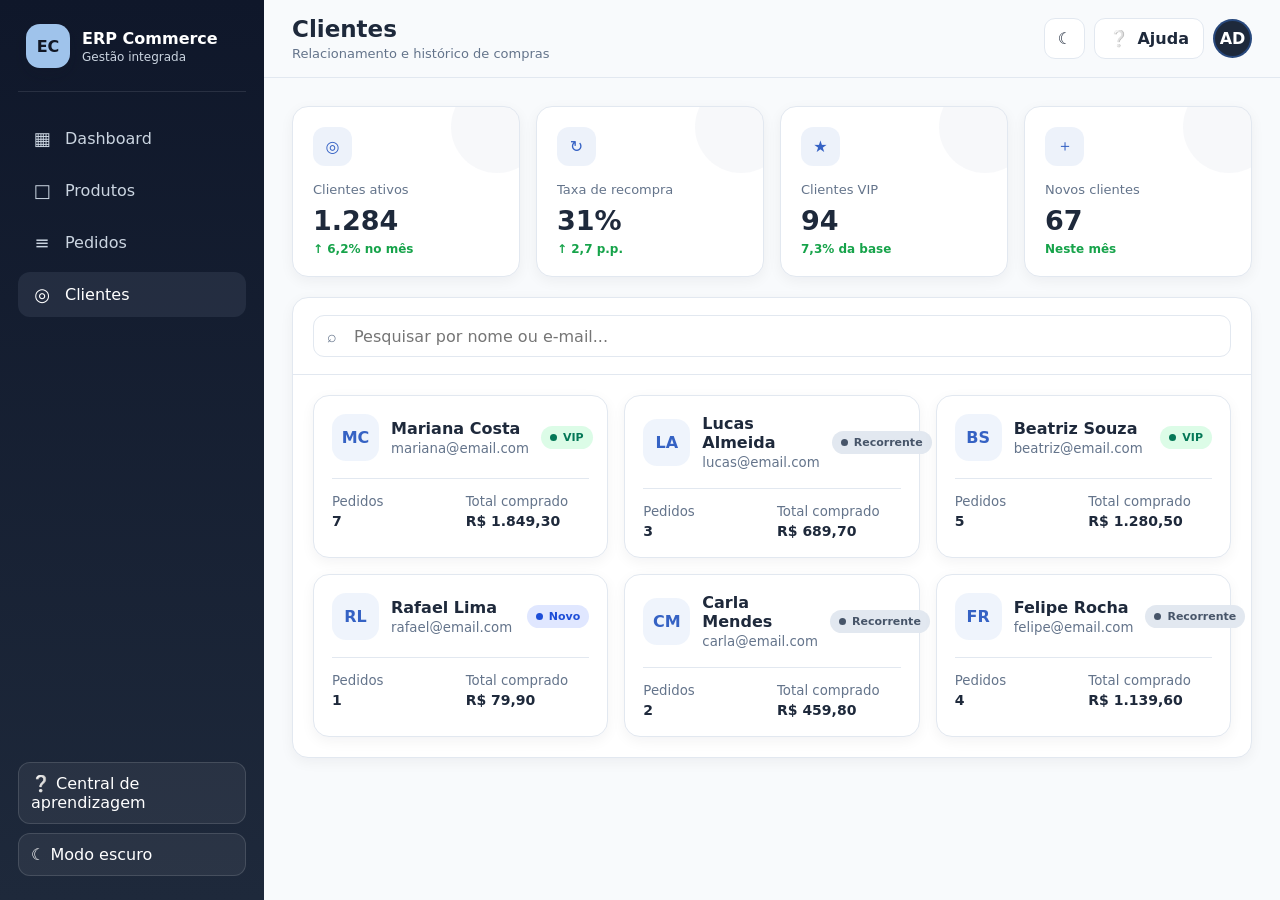
<file: app/html/clientes.html>
<!DOCTYPE html>
<html lang="pt-BR">
<head>
  <meta charset="UTF-8">
  <meta name="viewport" content="width=device-width, initial-scale=1.0">
  <title>ERP Commerce | Clientes</title>
  <script>
    document.documentElement.dataset.theme =
      localStorage.getItem("erpTheme_v2") ||
      (window.matchMedia && window.matchMedia("(prefers-color-scheme: dark)").matches ? "dark" : "light");
  </script>
  <link rel="stylesheet" href="../css/styles.css">
</head>
<body data-page="clientes">
  <div class="app-shell">
    
<aside class="sidebar">
  <div class="brand">
    <div class="brand-mark">EC</div>
    <div><strong>ERP Commerce</strong><span>Gestão integrada</span></div>
  </div>
  <nav class="nav" id="navMain">
    <a href="dashboard.html" data-page="dashboard"><span class="nav-icon">▦</span>Dashboard</a>
    <a href="produtos.html" data-page="produtos"><span class="nav-icon">□</span>Produtos</a>
    <a href="pedidos.html" data-page="pedidos"><span class="nav-icon">≡</span>Pedidos</a>
    <a href="clientes.html" data-page="clientes"><span class="nav-icon">◎</span>Clientes</a>
  </nav>
  <div class="sidebar-footer">
    <button class="sidebar-button" data-open-help>❔ Central de aprendizagem</button>
    <button class="sidebar-button" data-theme-toggle><span data-theme-icon>☾</span> <span data-theme-label>Modo escuro</span></button>
  </div>
</aside>
<div class="mobile-sidebar-backdrop"></div>

    <main class="main">
      
<header class="topbar">
  <div class="topbar-title">
    <button class="icon-button mobile-menu" data-mobile-menu aria-label="Abrir menu">☰</button>
    <div><h1>Clientes</h1><p>Relacionamento e histórico de compras</p></div>
  </div>
  <div class="topbar-actions">
    
    <button class="icon-button" data-theme-toggle aria-label="Alternar tema"><span data-theme-icon>☾</span></button>
    <button class="button button-secondary" data-open-help>❔ <span class="desktop-label">Ajuda</span></button>
    <div class="avatar" title="Administrador">AD</div>
  </div>
</header>

      <div class="content page-grid">
        <section class="kpi-grid" id="customerSummary">
          <article class="card kpi-card"><div class="kpi-icon">◎</div><div class="kpi-label">Clientes ativos</div><div class="kpi-value">1.284</div><div class="kpi-change positive">↑ 6,2% no mês</div></article>
          <article class="card kpi-card"><div class="kpi-icon">↻</div><div class="kpi-label">Taxa de recompra</div><div class="kpi-value">31%</div><div class="kpi-change positive">↑ 2,7 p.p.</div></article>
          <article class="card kpi-card"><div class="kpi-icon">★</div><div class="kpi-label">Clientes VIP</div><div class="kpi-value">94</div><div class="kpi-change positive">7,3% da base</div></article>
          <article class="card kpi-card"><div class="kpi-icon">＋</div><div class="kpi-label">Novos clientes</div><div class="kpi-value">67</div><div class="kpi-change positive">Neste mês</div></article>
        </section>

        <section class="card">
          <div class="table-tools" id="customerSearch">
            <div class="search-wrap">
              <span class="search-icon">⌕</span>
              <input class="form-control" id="customerSearchInput" placeholder="Pesquisar por nome ou e-mail...">
            </div>
          </div>
          <div class="card-body">
            <div class="customer-grid" id="customerGrid"></div>
          </div>
        </section>
      </div>
    </main>
  </div>
  

<div class="modal-backdrop" id="helpBackdrop" data-close-help></div>
<section class="modal learning-modal" id="helpModal" role="dialog" aria-modal="true" aria-labelledby="helpTitle">
  <div class="modal-header">
    <div>
      <h3 id="helpTitle">Central de aprendizagem</h3>
      <small id="helpProgressText">0 etapas concluídas</small>
    </div>
    <button class="icon-button" data-close-help aria-label="Fechar">✕</button>
  </div>
  <div class="modal-body">
    <div class="help-tabs">
      <button class="help-tab active" data-panel="lessonsPanel">Como usar</button>
      <button class="help-tab" data-panel="quizPanel">Teste de domínio</button>
    </div>

    <div class="help-panel active" id="lessonsPanel">
      <div class="learning-intro">
        <strong>Aprendizagem baseada em prática</strong>
        <p>O usuário precisa navegar pelas páginas, realizar ações reais e alcançar pelo menos 6 de 7 acertos no teste. Assim, a conclusão não depende apenas de clicar em “próximo” no tutorial.</p>
      </div>

      <div class="device-note">
        <strong>Onde o progresso fica salvo?</strong>
        <p>Ele é armazenado neste navegador. Em outro computador, navegador, perfil ou janela anônima, a trilha começa novamente porque o progresso não é sincronizado.</p>
      </div>

      <div class="guide-list">
        <details class="guide-section" open>
          <summary><span class="guide-number">1</span><span><strong>Dashboard</strong><small>Entender a situação geral da operação</small></span></summary>
          <div class="guide-content">
            <ol>
              <li>Observe os quatro indicadores: faturamento, pedidos, ticket médio e alertas de estoque.</li>
              <li>Use o gráfico de faturamento para comparar o desempenho entre os dias.</li>
              <li>Consulte o gráfico de status para identificar pedidos que precisam de atenção.</li>
              <li>Veja os pedidos recentes e acesse “Ver todos” quando precisar trabalhar na lista completa.</li>
            </ol>
            <p><strong>O usuário aprendeu quando:</strong> consegue explicar qual indicador ou gráfico deve consultar para cada decisão.</p>
          </div>
        </details>

        <details class="guide-section">
          <summary><span class="guide-number">2</span><span><strong>Produtos</strong><small>Cadastrar e controlar catálogo e estoque</small></span></summary>
          <div class="guide-content">
            <ol>
              <li>Pesquise um produto pelo nome ou pelo SKU.</li>
              <li>Use o filtro para separar itens ativos, com estoque baixo ou sem estoque.</li>
              <li>Para cadastrar, clique em “Novo produto” e informe todos os campos obrigatórios.</li>
              <li>O SKU deve ser único. O sistema impede o cadastro de códigos repetidos.</li>
              <li>Use “Editar” para corrigir nome, categoria, preço, SKU ou quantidade.</li>
              <li>Use “+10 estoque” para simular uma reposição e observe a atualização automática do status.</li>
              <li>Exclua um item somente quando tiver certeza, pois a ação remove o registro da demonstração.</li>
            </ol>
            <p><strong>Regra de estoque:</strong> 0 unidade = sem estoque; de 1 a 10 = estoque baixo; acima de 10 = ativo.</p>
          </div>
        </details>

        <details class="guide-section">
          <summary><span class="guide-number">3</span><span><strong>Pedidos</strong><small>Localizar vendas e atualizar o fluxo</small></span></summary>
          <div class="guide-content">
            <ol>
              <li>Digite o número do pedido ou o nome do cliente na pesquisa.</li>
              <li>Combine a pesquisa com o filtro de status para reduzir a lista.</li>
              <li>Confira cliente, canal, data e valor antes de alterar qualquer informação.</li>
              <li>Atualize a etapa pelo seletor da última coluna.</li>
              <li>Interprete as cores: verde para pago/enviado, amarelo para pendente, vermelho para cancelado e azul/cinza para processando.</li>
            </ol>
            <p><strong>Boa prática:</strong> antes de cancelar ou avançar um pedido, confirme o número e o cliente para evitar alterações no registro errado.</p>
          </div>
        </details>

        <details class="guide-section">
          <summary><span class="guide-number">4</span><span><strong>Clientes</strong><small>Consultar relacionamento e histórico</small></span></summary>
          <div class="guide-content">
            <ol>
              <li>Pesquise pelo nome ou e-mail.</li>
              <li>Verifique o segmento do cliente: Novo, Recorrente ou VIP.</li>
              <li>Compare quantidade de pedidos e total comprado para entender o relacionamento.</li>
              <li>Use os indicadores superiores para acompanhar clientes ativos, recompra, VIPs e novos clientes.</li>
            </ol>
            <p><strong>O usuário aprendeu quando:</strong> consegue localizar um cliente e explicar se ele é novo, recorrente ou de alto valor.</p>
          </div>
        </details>

        <details class="guide-section">
          <summary><span class="guide-number">5</span><span><strong>Tutorial, trilha e reinício</strong><small>Rever ou começar o treinamento novamente</small></span></summary>
          <div class="guide-content">
            <ol>
              <li>Use “Rever tutorial desta página” para repetir apenas as explicações da página atual.</li>
              <li>Use “Reiniciar trilha” para apagar apenas o progresso de aprendizagem.</li>
              <li>Produtos, pedidos e tema são mantidos quando apenas a trilha é reiniciada.</li>
              <li>Use “Restaurar dados de demonstração” somente para voltar todo o projeto ao estado original.</li>
            </ol>
          </div>
        </details>

        <details class="guide-section">
          <summary><span class="guide-number">6</span><span><strong>Acessibilidade com VLibras</strong><small>Traduzir textos do sistema para Libras</small></span></summary>
          <div class="guide-content">
            <ol>
              <li>Localize o botão flutuante do VLibras na lateral direita da página.</li>
              <li>Clique no botão para abrir o tradutor e carregar o avatar.</li>
              <li>Selecione ou destaque um texto da página para solicitar sua tradução para Libras.</li>
              <li>Use os controles do próprio VLibras para reproduzir, pausar ou fechar o tradutor.</li>
              <li>O recurso precisa de conexão com a internet para carregar o serviço oficial.</li>
            </ol>
            <p><strong>Importante:</strong> o VLibras é um recurso complementar de acessibilidade e não substitui textos claros, boa organização visual e navegação por teclado.</p>
          </div>
        </details>

      </div>

      <div class="learning-actions">
        <button class="button button-primary" data-start-tour>Rever tutorial desta página</button>
        <button class="button button-secondary" data-reset-training>Reiniciar trilha</button>
        <button class="button button-secondary" data-reset-demo>Restaurar dados de demonstração</button>
      </div>
    </div>

    <div class="help-panel" id="quizPanel">
      <div class="quiz-intro">
        <strong>Teste baseado em situações reais</strong>
        <p>São 7 perguntas. É necessário acertar pelo menos 6. Além do teste, a trilha exige que o usuário realize ações práticas no sistema.</p>
      </div>

      <form id="quizForm">
        <div class="quiz-question">
          <p>1. Você precisa encontrar o pedido #1045 de Rafael Lima que está pendente. Qual é a forma mais segura?</p>
          <div class="quiz-options">
            <label><input type="radio" name="q1" value="wrong"> Abrir Clientes e procurar apenas pelo total comprado.</label>
            <label><input type="radio" name="q1" value="correct"> Pesquisar #1045 ou Rafael Lima em Pedidos e aplicar o filtro Pendente.</label>
            <label><input type="radio" name="q1" value="wrong"> Alterar todos os pedidos para Processando e procurar depois.</label>
            <label><input type="radio" name="q1" value="wrong"> Usar somente o gráfico do Dashboard.</label>
          </div>
        </div>

        <div class="quiz-question">
          <p>2. Um produto possui 8 unidades. Qual status o sistema deve apresentar?</p>
          <div class="quiz-options">
            <label><input type="radio" name="q2" value="wrong"> Sem estoque.</label>
            <label><input type="radio" name="q2" value="wrong"> Ativo, sem qualquer alerta.</label>
            <label><input type="radio" name="q2" value="correct"> Estoque baixo.</label>
            <label><input type="radio" name="q2" value="wrong"> Cancelado.</label>
          </div>
        </div>

        <div class="quiz-question">
          <p>3. Ao cadastrar um novo produto, o sistema informa que o SKU já existe. O que fazer?</p>
          <div class="quiz-options">
            <label><input type="radio" name="q3" value="correct"> Conferir o catálogo e informar um SKU único.</label>
            <label><input type="radio" name="q3" value="wrong"> Repetir o mesmo SKU e alterar apenas o preço.</label>
            <label><input type="radio" name="q3" value="wrong"> Excluir qualquer produto sem verificar qual usa o código.</label>
            <label><input type="radio" name="q3" value="wrong"> Mudar o status de um pedido.</label>
          </div>
        </div>

        <div class="quiz-question">
          <p>4. Um item está com 0 unidades e você usa “+10 estoque”. Qual será o resultado esperado?</p>
          <div class="quiz-options">
            <label><input type="radio" name="q4" value="wrong"> Continuará sem estoque.</label>
            <label><input type="radio" name="q4" value="correct"> Ficará com 10 unidades e status Estoque baixo.</label>
            <label><input type="radio" name="q4" value="wrong"> Ficará com 10 unidades e status Cancelado.</label>
            <label><input type="radio" name="q4" value="wrong"> O produto será excluído automaticamente.</label>
          </div>
        </div>

        <div class="quiz-question">
          <p>5. Antes de alterar um pedido de Pendente para Pago, o que deve ser conferido?</p>
          <div class="quiz-options">
            <label><input type="radio" name="q5" value="wrong"> Apenas a cor do menu lateral.</label>
            <label><input type="radio" name="q5" value="correct"> Número do pedido, cliente e registro correto antes da alteração.</label>
            <label><input type="radio" name="q5" value="wrong"> Somente o modo claro ou escuro.</label>
            <label><input type="radio" name="q5" value="wrong"> A quantidade de clientes VIP.</label>
          </div>
        </div>

        <div class="quiz-question">
          <p>6. Você quer identificar um cliente recorrente e avaliar sua importância. Onde olhar?</p>
          <div class="quiz-options">
            <label><input type="radio" name="q6" value="correct"> Em Clientes, observando segmento, pedidos e total comprado.</label>
            <label><input type="radio" name="q6" value="wrong"> Apenas no botão Novo produto.</label>
            <label><input type="radio" name="q6" value="wrong"> Somente no filtro Cancelado.</label>
            <label><input type="radio" name="q6" value="wrong"> Na configuração do modo escuro.</label>
          </div>
        </div>

        <div class="quiz-question">
          <p>7. A trilha desapareceu porque foi concluída. Como refazer o treinamento sem apagar produtos e pedidos?</p>
          <div class="quiz-options">
            <label><input type="radio" name="q7" value="wrong"> Abrir o sistema em janela anônima e excluir os arquivos.</label>
            <label><input type="radio" name="q7" value="wrong"> Restaurar obrigatoriamente todos os dados.</label>
            <label><input type="radio" name="q7" value="correct"> Abrir Ajuda e selecionar “Reiniciar trilha”.</label>
            <label><input type="radio" name="q7" value="wrong"> Alterar um pedido para Cancelado.</label>
          </div>
        </div>
      </form>
      <button class="button button-primary" id="submitQuiz" style="margin-top:16px">Corrigir teste</button>
      <p id="quizResult"></p>
    </div>
  </div>
</section>
<div class="toast-container"></div>

  
<script src="../js/data.js"></script>
<script src="../js/theme.js"></script>
<script src="../js/app.js"></script>
<script src="../js/tutorial.js"></script>


  <!-- VLibras: tradução automática do conteúdo para Libras -->
  <div vw class="enabled">
    <div vw-access-button class="active"></div>
    <div vw-plugin-wrapper>
      <div class="vw-plugin-top-wrapper"></div>
    </div>
  </div>
  <script src="https://vlibras.gov.br/app/vlibras-plugin.js"></script>
  <script>
    new window.VLibras.Widget("https://vlibras.gov.br/app");
  </script>

</body>
</html>
</file>
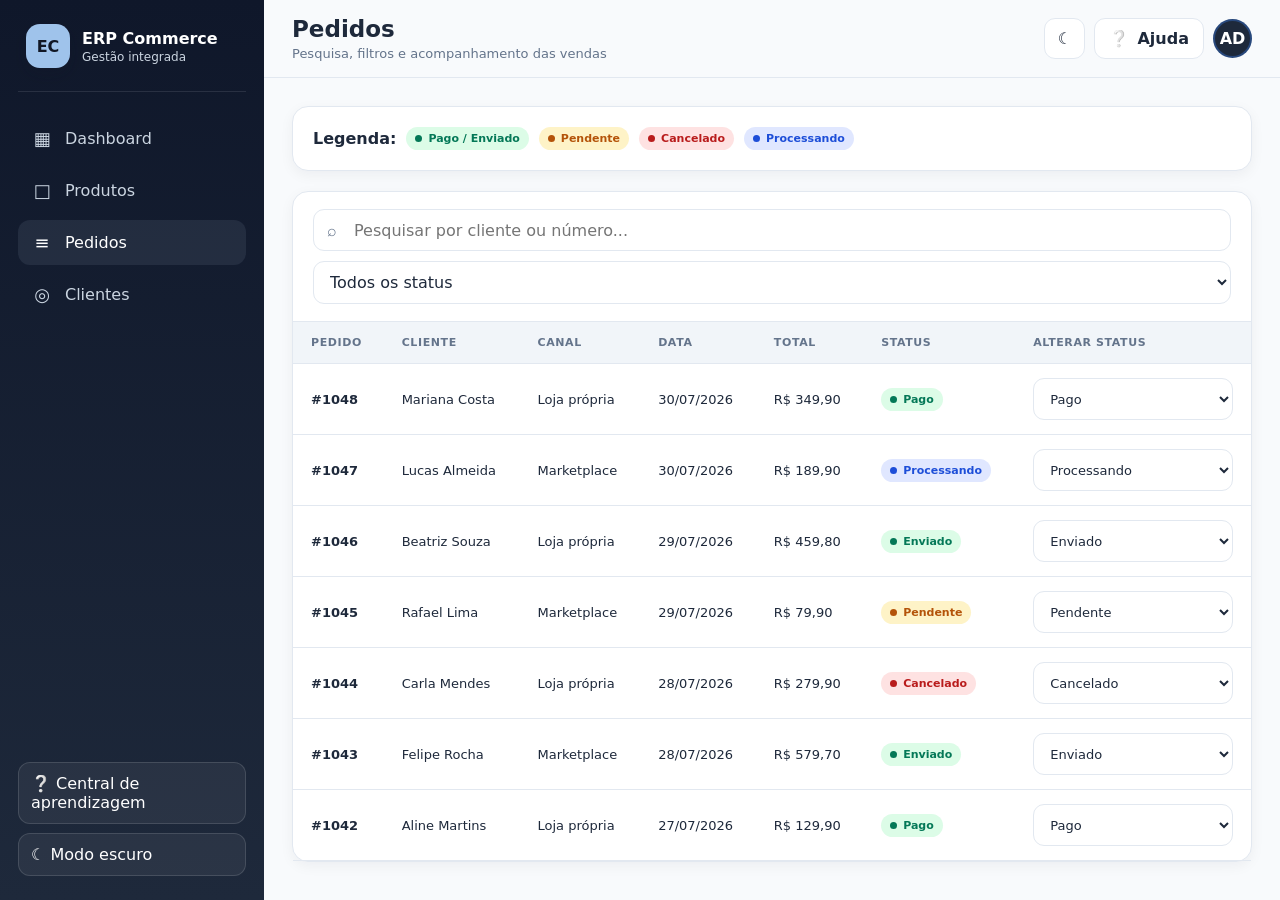
<file: app/html/pedidos.html>
<!DOCTYPE html>
<html lang="pt-BR">
<head>
  <meta charset="UTF-8">
  <meta name="viewport" content="width=device-width, initial-scale=1.0">
  <title>ERP Commerce | Pedidos</title>
  <script>
    document.documentElement.dataset.theme =
      localStorage.getItem("erpTheme_v2") ||
      (window.matchMedia && window.matchMedia("(prefers-color-scheme: dark)").matches ? "dark" : "light");
  </script>
  <link rel="stylesheet" href="../css/styles.css">
</head>
<body data-page="pedidos">
  <div class="app-shell">
    
<aside class="sidebar">
  <div class="brand">
    <div class="brand-mark">EC</div>
    <div><strong>ERP Commerce</strong><span>Gestão integrada</span></div>
  </div>
  <nav class="nav" id="navMain">
    <a href="dashboard.html" data-page="dashboard"><span class="nav-icon">▦</span>Dashboard</a>
    <a href="produtos.html" data-page="produtos"><span class="nav-icon">□</span>Produtos</a>
    <a href="pedidos.html" data-page="pedidos"><span class="nav-icon">≡</span>Pedidos</a>
    <a href="clientes.html" data-page="clientes"><span class="nav-icon">◎</span>Clientes</a>
  </nav>
  <div class="sidebar-footer">
    <button class="sidebar-button" data-open-help>❔ Central de aprendizagem</button>
    <button class="sidebar-button" data-theme-toggle><span data-theme-icon>☾</span> <span data-theme-label>Modo escuro</span></button>
  </div>
</aside>
<div class="mobile-sidebar-backdrop"></div>

    <main class="main">
      
<header class="topbar">
  <div class="topbar-title">
    <button class="icon-button mobile-menu" data-mobile-menu aria-label="Abrir menu">☰</button>
    <div><h1>Pedidos</h1><p>Pesquisa, filtros e acompanhamento das vendas</p></div>
  </div>
  <div class="topbar-actions">
    
    <button class="icon-button" data-theme-toggle aria-label="Alternar tema"><span data-theme-icon>☾</span></button>
    <button class="button button-secondary" data-open-help>❔ <span class="desktop-label">Ajuda</span></button>
    <div class="avatar" title="Administrador">AD</div>
  </div>
</header>

      <div class="content page-grid">
        <section class="card" id="statusLegend">
          <div class="card-body legend-row">
            <strong>Legenda:</strong>
            <span class="badge success">Pago / Enviado</span>
            <span class="badge warning">Pendente</span>
            <span class="badge danger">Cancelado</span>
            <span class="badge processing">Processando</span>
          </div>
        </section>

        <section class="card">
          <div class="table-tools" id="orderFilters">
            <div class="search-wrap">
              <span class="search-icon">⌕</span>
              <input class="form-control" id="orderSearch" placeholder="Pesquisar por cliente ou número...">
            </div>
            <select class="select-control" id="orderStatusFilter">
              <option value="">Todos os status</option>
              <option>Pago</option>
              <option>Pendente</option>
              <option>Cancelado</option>
              <option>Processando</option>
              <option>Enviado</option>
            </select>
          </div>
          <div class="table-wrap" id="orderTable">
            <table>
              <thead><tr><th>Pedido</th><th>Cliente</th><th>Canal</th><th>Data</th><th>Total</th><th>Status</th><th>Alterar status</th></tr></thead>
              <tbody id="orderTableBody"></tbody>
            </table>
          </div>
        </section>
      </div>
    </main>
  </div>
  

<div class="modal-backdrop" id="helpBackdrop" data-close-help></div>
<section class="modal learning-modal" id="helpModal" role="dialog" aria-modal="true" aria-labelledby="helpTitle">
  <div class="modal-header">
    <div>
      <h3 id="helpTitle">Central de aprendizagem</h3>
      <small id="helpProgressText">0 etapas concluídas</small>
    </div>
    <button class="icon-button" data-close-help aria-label="Fechar">✕</button>
  </div>
  <div class="modal-body">
    <div class="help-tabs">
      <button class="help-tab active" data-panel="lessonsPanel">Como usar</button>
      <button class="help-tab" data-panel="quizPanel">Teste de domínio</button>
    </div>

    <div class="help-panel active" id="lessonsPanel">
      <div class="learning-intro">
        <strong>Aprendizagem baseada em prática</strong>
        <p>O usuário precisa navegar pelas páginas, realizar ações reais e alcançar pelo menos 6 de 7 acertos no teste. Assim, a conclusão não depende apenas de clicar em “próximo” no tutorial.</p>
      </div>

      <div class="device-note">
        <strong>Onde o progresso fica salvo?</strong>
        <p>Ele é armazenado neste navegador. Em outro computador, navegador, perfil ou janela anônima, a trilha começa novamente porque o progresso não é sincronizado.</p>
      </div>

      <div class="guide-list">
        <details class="guide-section" open>
          <summary><span class="guide-number">1</span><span><strong>Dashboard</strong><small>Entender a situação geral da operação</small></span></summary>
          <div class="guide-content">
            <ol>
              <li>Observe os quatro indicadores: faturamento, pedidos, ticket médio e alertas de estoque.</li>
              <li>Use o gráfico de faturamento para comparar o desempenho entre os dias.</li>
              <li>Consulte o gráfico de status para identificar pedidos que precisam de atenção.</li>
              <li>Veja os pedidos recentes e acesse “Ver todos” quando precisar trabalhar na lista completa.</li>
            </ol>
            <p><strong>O usuário aprendeu quando:</strong> consegue explicar qual indicador ou gráfico deve consultar para cada decisão.</p>
          </div>
        </details>

        <details class="guide-section">
          <summary><span class="guide-number">2</span><span><strong>Produtos</strong><small>Cadastrar e controlar catálogo e estoque</small></span></summary>
          <div class="guide-content">
            <ol>
              <li>Pesquise um produto pelo nome ou pelo SKU.</li>
              <li>Use o filtro para separar itens ativos, com estoque baixo ou sem estoque.</li>
              <li>Para cadastrar, clique em “Novo produto” e informe todos os campos obrigatórios.</li>
              <li>O SKU deve ser único. O sistema impede o cadastro de códigos repetidos.</li>
              <li>Use “Editar” para corrigir nome, categoria, preço, SKU ou quantidade.</li>
              <li>Use “+10 estoque” para simular uma reposição e observe a atualização automática do status.</li>
              <li>Exclua um item somente quando tiver certeza, pois a ação remove o registro da demonstração.</li>
            </ol>
            <p><strong>Regra de estoque:</strong> 0 unidade = sem estoque; de 1 a 10 = estoque baixo; acima de 10 = ativo.</p>
          </div>
        </details>

        <details class="guide-section">
          <summary><span class="guide-number">3</span><span><strong>Pedidos</strong><small>Localizar vendas e atualizar o fluxo</small></span></summary>
          <div class="guide-content">
            <ol>
              <li>Digite o número do pedido ou o nome do cliente na pesquisa.</li>
              <li>Combine a pesquisa com o filtro de status para reduzir a lista.</li>
              <li>Confira cliente, canal, data e valor antes de alterar qualquer informação.</li>
              <li>Atualize a etapa pelo seletor da última coluna.</li>
              <li>Interprete as cores: verde para pago/enviado, amarelo para pendente, vermelho para cancelado e azul/cinza para processando.</li>
            </ol>
            <p><strong>Boa prática:</strong> antes de cancelar ou avançar um pedido, confirme o número e o cliente para evitar alterações no registro errado.</p>
          </div>
        </details>

        <details class="guide-section">
          <summary><span class="guide-number">4</span><span><strong>Clientes</strong><small>Consultar relacionamento e histórico</small></span></summary>
          <div class="guide-content">
            <ol>
              <li>Pesquise pelo nome ou e-mail.</li>
              <li>Verifique o segmento do cliente: Novo, Recorrente ou VIP.</li>
              <li>Compare quantidade de pedidos e total comprado para entender o relacionamento.</li>
              <li>Use os indicadores superiores para acompanhar clientes ativos, recompra, VIPs e novos clientes.</li>
            </ol>
            <p><strong>O usuário aprendeu quando:</strong> consegue localizar um cliente e explicar se ele é novo, recorrente ou de alto valor.</p>
          </div>
        </details>

        <details class="guide-section">
          <summary><span class="guide-number">5</span><span><strong>Tutorial, trilha e reinício</strong><small>Rever ou começar o treinamento novamente</small></span></summary>
          <div class="guide-content">
            <ol>
              <li>Use “Rever tutorial desta página” para repetir apenas as explicações da página atual.</li>
              <li>Use “Reiniciar trilha” para apagar apenas o progresso de aprendizagem.</li>
              <li>Produtos, pedidos e tema são mantidos quando apenas a trilha é reiniciada.</li>
              <li>Use “Restaurar dados de demonstração” somente para voltar todo o projeto ao estado original.</li>
            </ol>
          </div>
        </details>

        <details class="guide-section">
          <summary><span class="guide-number">6</span><span><strong>Acessibilidade com VLibras</strong><small>Traduzir textos do sistema para Libras</small></span></summary>
          <div class="guide-content">
            <ol>
              <li>Localize o botão flutuante do VLibras na lateral direita da página.</li>
              <li>Clique no botão para abrir o tradutor e carregar o avatar.</li>
              <li>Selecione ou destaque um texto da página para solicitar sua tradução para Libras.</li>
              <li>Use os controles do próprio VLibras para reproduzir, pausar ou fechar o tradutor.</li>
              <li>O recurso precisa de conexão com a internet para carregar o serviço oficial.</li>
            </ol>
            <p><strong>Importante:</strong> o VLibras é um recurso complementar de acessibilidade e não substitui textos claros, boa organização visual e navegação por teclado.</p>
          </div>
        </details>

      </div>

      <div class="learning-actions">
        <button class="button button-primary" data-start-tour>Rever tutorial desta página</button>
        <button class="button button-secondary" data-reset-training>Reiniciar trilha</button>
        <button class="button button-secondary" data-reset-demo>Restaurar dados de demonstração</button>
      </div>
    </div>

    <div class="help-panel" id="quizPanel">
      <div class="quiz-intro">
        <strong>Teste baseado em situações reais</strong>
        <p>São 7 perguntas. É necessário acertar pelo menos 6. Além do teste, a trilha exige que o usuário realize ações práticas no sistema.</p>
      </div>

      <form id="quizForm">
        <div class="quiz-question">
          <p>1. Você precisa encontrar o pedido #1045 de Rafael Lima que está pendente. Qual é a forma mais segura?</p>
          <div class="quiz-options">
            <label><input type="radio" name="q1" value="wrong"> Abrir Clientes e procurar apenas pelo total comprado.</label>
            <label><input type="radio" name="q1" value="correct"> Pesquisar #1045 ou Rafael Lima em Pedidos e aplicar o filtro Pendente.</label>
            <label><input type="radio" name="q1" value="wrong"> Alterar todos os pedidos para Processando e procurar depois.</label>
            <label><input type="radio" name="q1" value="wrong"> Usar somente o gráfico do Dashboard.</label>
          </div>
        </div>

        <div class="quiz-question">
          <p>2. Um produto possui 8 unidades. Qual status o sistema deve apresentar?</p>
          <div class="quiz-options">
            <label><input type="radio" name="q2" value="wrong"> Sem estoque.</label>
            <label><input type="radio" name="q2" value="wrong"> Ativo, sem qualquer alerta.</label>
            <label><input type="radio" name="q2" value="correct"> Estoque baixo.</label>
            <label><input type="radio" name="q2" value="wrong"> Cancelado.</label>
          </div>
        </div>

        <div class="quiz-question">
          <p>3. Ao cadastrar um novo produto, o sistema informa que o SKU já existe. O que fazer?</p>
          <div class="quiz-options">
            <label><input type="radio" name="q3" value="correct"> Conferir o catálogo e informar um SKU único.</label>
            <label><input type="radio" name="q3" value="wrong"> Repetir o mesmo SKU e alterar apenas o preço.</label>
            <label><input type="radio" name="q3" value="wrong"> Excluir qualquer produto sem verificar qual usa o código.</label>
            <label><input type="radio" name="q3" value="wrong"> Mudar o status de um pedido.</label>
          </div>
        </div>

        <div class="quiz-question">
          <p>4. Um item está com 0 unidades e você usa “+10 estoque”. Qual será o resultado esperado?</p>
          <div class="quiz-options">
            <label><input type="radio" name="q4" value="wrong"> Continuará sem estoque.</label>
            <label><input type="radio" name="q4" value="correct"> Ficará com 10 unidades e status Estoque baixo.</label>
            <label><input type="radio" name="q4" value="wrong"> Ficará com 10 unidades e status Cancelado.</label>
            <label><input type="radio" name="q4" value="wrong"> O produto será excluído automaticamente.</label>
          </div>
        </div>

        <div class="quiz-question">
          <p>5. Antes de alterar um pedido de Pendente para Pago, o que deve ser conferido?</p>
          <div class="quiz-options">
            <label><input type="radio" name="q5" value="wrong"> Apenas a cor do menu lateral.</label>
            <label><input type="radio" name="q5" value="correct"> Número do pedido, cliente e registro correto antes da alteração.</label>
            <label><input type="radio" name="q5" value="wrong"> Somente o modo claro ou escuro.</label>
            <label><input type="radio" name="q5" value="wrong"> A quantidade de clientes VIP.</label>
          </div>
        </div>

        <div class="quiz-question">
          <p>6. Você quer identificar um cliente recorrente e avaliar sua importância. Onde olhar?</p>
          <div class="quiz-options">
            <label><input type="radio" name="q6" value="correct"> Em Clientes, observando segmento, pedidos e total comprado.</label>
            <label><input type="radio" name="q6" value="wrong"> Apenas no botão Novo produto.</label>
            <label><input type="radio" name="q6" value="wrong"> Somente no filtro Cancelado.</label>
            <label><input type="radio" name="q6" value="wrong"> Na configuração do modo escuro.</label>
          </div>
        </div>

        <div class="quiz-question">
          <p>7. A trilha desapareceu porque foi concluída. Como refazer o treinamento sem apagar produtos e pedidos?</p>
          <div class="quiz-options">
            <label><input type="radio" name="q7" value="wrong"> Abrir o sistema em janela anônima e excluir os arquivos.</label>
            <label><input type="radio" name="q7" value="wrong"> Restaurar obrigatoriamente todos os dados.</label>
            <label><input type="radio" name="q7" value="correct"> Abrir Ajuda e selecionar “Reiniciar trilha”.</label>
            <label><input type="radio" name="q7" value="wrong"> Alterar um pedido para Cancelado.</label>
          </div>
        </div>
      </form>
      <button class="button button-primary" id="submitQuiz" style="margin-top:16px">Corrigir teste</button>
      <p id="quizResult"></p>
    </div>
  </div>
</section>
<div class="toast-container"></div>

  
<script src="../js/data.js"></script>
<script src="../js/theme.js"></script>
<script src="../js/app.js"></script>
<script src="../js/tutorial.js"></script>


  <!-- VLibras: tradução automática do conteúdo para Libras -->
  <div vw class="enabled">
    <div vw-access-button class="active"></div>
    <div vw-plugin-wrapper>
      <div class="vw-plugin-top-wrapper"></div>
    </div>
  </div>
  <script src="https://vlibras.gov.br/app/vlibras-plugin.js"></script>
  <script>
    new window.VLibras.Widget("https://vlibras.gov.br/app");
  </script>

</body>
</html>
</file>
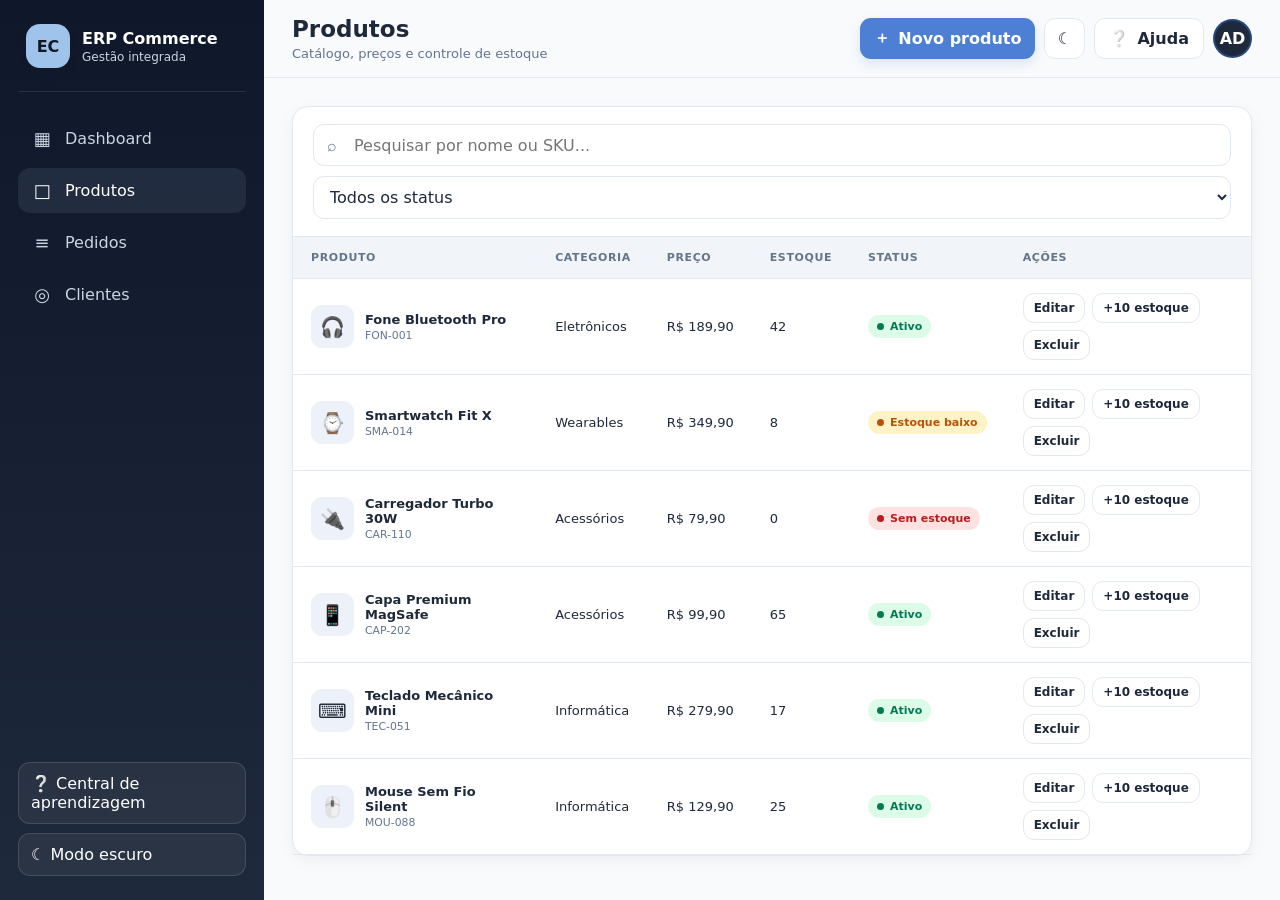
<file: app/html/produtos.html>
<!DOCTYPE html>
<html lang="pt-BR">
<head>
  <meta charset="UTF-8">
  <meta name="viewport" content="width=device-width, initial-scale=1.0">
  <title>ERP Commerce | Produtos</title>
  <script>
    document.documentElement.dataset.theme =
      localStorage.getItem("erpTheme_v2") ||
      (window.matchMedia && window.matchMedia("(prefers-color-scheme: dark)").matches ? "dark" : "light");
  </script>
  <link rel="stylesheet" href="../css/styles.css">
</head>
<body data-page="produtos">
  <div class="app-shell">
    
<aside class="sidebar">
  <div class="brand">
    <div class="brand-mark">EC</div>
    <div><strong>ERP Commerce</strong><span>Gestão integrada</span></div>
  </div>
  <nav class="nav" id="navMain">
    <a href="dashboard.html" data-page="dashboard"><span class="nav-icon">▦</span>Dashboard</a>
    <a href="produtos.html" data-page="produtos"><span class="nav-icon">□</span>Produtos</a>
    <a href="pedidos.html" data-page="pedidos"><span class="nav-icon">≡</span>Pedidos</a>
    <a href="clientes.html" data-page="clientes"><span class="nav-icon">◎</span>Clientes</a>
  </nav>
  <div class="sidebar-footer">
    <button class="sidebar-button" data-open-help>❔ Central de aprendizagem</button>
    <button class="sidebar-button" data-theme-toggle><span data-theme-icon>☾</span> <span data-theme-label>Modo escuro</span></button>
  </div>
</aside>
<div class="mobile-sidebar-backdrop"></div>

    <main class="main">
      
<header class="topbar">
  <div class="topbar-title">
    <button class="icon-button mobile-menu" data-mobile-menu aria-label="Abrir menu">☰</button>
    <div><h1>Produtos</h1><p>Catálogo, preços e controle de estoque</p></div>
  </div>
  <div class="topbar-actions">
    <button class="button button-primary" id="addProductButton">＋ <span class="desktop-label">Novo produto</span></button>
    <button class="icon-button" data-theme-toggle aria-label="Alternar tema"><span data-theme-icon>☾</span></button>
    <button class="button button-secondary" data-open-help>❔ <span class="desktop-label">Ajuda</span></button>
    <div class="avatar" title="Administrador">AD</div>
  </div>
</header>

      <div class="content">
        <section class="card">
          <div class="table-tools" id="productTools">
            <div class="search-wrap">
              <span class="search-icon">⌕</span>
              <input class="form-control" id="productSearch" placeholder="Pesquisar por nome ou SKU...">
            </div>
            <select class="select-control" id="productFilter">
              <option value="">Todos os status</option>
              <option>Ativo</option>
              <option>Estoque baixo</option>
              <option>Sem estoque</option>
            </select>
          </div>
          <div class="table-wrap" id="productTable">
            <table>
              <thead><tr><th>Produto</th><th>Categoria</th><th>Preço</th><th>Estoque</th><th>Status</th><th>Ações</th></tr></thead>
              <tbody id="productTableBody"></tbody>
            </table>
          </div>
        </section>
      </div>
    </main>
  </div>

  <div class="modal-backdrop" id="productBackdrop" data-close-product></div>
  <section class="modal" id="productModal" role="dialog" aria-modal="true" aria-labelledby="productModalTitle">
    <div class="modal-header">
      <h3 id="productModalTitle">Cadastrar produto</h3>
      <button class="icon-button" data-close-product aria-label="Fechar">✕</button>
    </div>
    <form id="productForm">
      <input type="hidden" id="productId" name="id">
      <div class="modal-body">
        <div class="form-grid">
          <div class="form-group full"><label>Nome do produto</label><input class="form-control" name="name" required placeholder="Ex.: Mouse sem fio"></div>
          <div class="form-group"><label>SKU</label><input class="form-control" name="sku" required placeholder="MOU-001"></div>
          <div class="form-group"><label>Categoria</label><select class="form-control" name="category" required><option>Eletrônicos</option><option>Acessórios</option><option>Informática</option><option>Wearables</option></select></div>
          <div class="form-group"><label>Preço</label><input class="form-control" name="price" type="number" step="0.01" min="0" required></div>
          <div class="form-group"><label>Estoque</label><input class="form-control" name="stock" type="number" min="0" required></div>
        </div>
      </div>
      <div class="modal-footer">
        <button type="button" class="button button-secondary" data-close-product>Cancelar</button>
        <button type="submit" class="button button-primary">Salvar</button>
      </div>
    </form>
  </section>

  

<div class="modal-backdrop" id="helpBackdrop" data-close-help></div>
<section class="modal learning-modal" id="helpModal" role="dialog" aria-modal="true" aria-labelledby="helpTitle">
  <div class="modal-header">
    <div>
      <h3 id="helpTitle">Central de aprendizagem</h3>
      <small id="helpProgressText">0 etapas concluídas</small>
    </div>
    <button class="icon-button" data-close-help aria-label="Fechar">✕</button>
  </div>
  <div class="modal-body">
    <div class="help-tabs">
      <button class="help-tab active" data-panel="lessonsPanel">Como usar</button>
      <button class="help-tab" data-panel="quizPanel">Teste de domínio</button>
    </div>

    <div class="help-panel active" id="lessonsPanel">
      <div class="learning-intro">
        <strong>Aprendizagem baseada em prática</strong>
        <p>O usuário precisa navegar pelas páginas, realizar ações reais e alcançar pelo menos 6 de 7 acertos no teste. Assim, a conclusão não depende apenas de clicar em “próximo” no tutorial.</p>
      </div>

      <div class="device-note">
        <strong>Onde o progresso fica salvo?</strong>
        <p>Ele é armazenado neste navegador. Em outro computador, navegador, perfil ou janela anônima, a trilha começa novamente porque o progresso não é sincronizado.</p>
      </div>

      <div class="guide-list">
        <details class="guide-section" open>
          <summary><span class="guide-number">1</span><span><strong>Dashboard</strong><small>Entender a situação geral da operação</small></span></summary>
          <div class="guide-content">
            <ol>
              <li>Observe os quatro indicadores: faturamento, pedidos, ticket médio e alertas de estoque.</li>
              <li>Use o gráfico de faturamento para comparar o desempenho entre os dias.</li>
              <li>Consulte o gráfico de status para identificar pedidos que precisam de atenção.</li>
              <li>Veja os pedidos recentes e acesse “Ver todos” quando precisar trabalhar na lista completa.</li>
            </ol>
            <p><strong>O usuário aprendeu quando:</strong> consegue explicar qual indicador ou gráfico deve consultar para cada decisão.</p>
          </div>
        </details>

        <details class="guide-section">
          <summary><span class="guide-number">2</span><span><strong>Produtos</strong><small>Cadastrar e controlar catálogo e estoque</small></span></summary>
          <div class="guide-content">
            <ol>
              <li>Pesquise um produto pelo nome ou pelo SKU.</li>
              <li>Use o filtro para separar itens ativos, com estoque baixo ou sem estoque.</li>
              <li>Para cadastrar, clique em “Novo produto” e informe todos os campos obrigatórios.</li>
              <li>O SKU deve ser único. O sistema impede o cadastro de códigos repetidos.</li>
              <li>Use “Editar” para corrigir nome, categoria, preço, SKU ou quantidade.</li>
              <li>Use “+10 estoque” para simular uma reposição e observe a atualização automática do status.</li>
              <li>Exclua um item somente quando tiver certeza, pois a ação remove o registro da demonstração.</li>
            </ol>
            <p><strong>Regra de estoque:</strong> 0 unidade = sem estoque; de 1 a 10 = estoque baixo; acima de 10 = ativo.</p>
          </div>
        </details>

        <details class="guide-section">
          <summary><span class="guide-number">3</span><span><strong>Pedidos</strong><small>Localizar vendas e atualizar o fluxo</small></span></summary>
          <div class="guide-content">
            <ol>
              <li>Digite o número do pedido ou o nome do cliente na pesquisa.</li>
              <li>Combine a pesquisa com o filtro de status para reduzir a lista.</li>
              <li>Confira cliente, canal, data e valor antes de alterar qualquer informação.</li>
              <li>Atualize a etapa pelo seletor da última coluna.</li>
              <li>Interprete as cores: verde para pago/enviado, amarelo para pendente, vermelho para cancelado e azul/cinza para processando.</li>
            </ol>
            <p><strong>Boa prática:</strong> antes de cancelar ou avançar um pedido, confirme o número e o cliente para evitar alterações no registro errado.</p>
          </div>
        </details>

        <details class="guide-section">
          <summary><span class="guide-number">4</span><span><strong>Clientes</strong><small>Consultar relacionamento e histórico</small></span></summary>
          <div class="guide-content">
            <ol>
              <li>Pesquise pelo nome ou e-mail.</li>
              <li>Verifique o segmento do cliente: Novo, Recorrente ou VIP.</li>
              <li>Compare quantidade de pedidos e total comprado para entender o relacionamento.</li>
              <li>Use os indicadores superiores para acompanhar clientes ativos, recompra, VIPs e novos clientes.</li>
            </ol>
            <p><strong>O usuário aprendeu quando:</strong> consegue localizar um cliente e explicar se ele é novo, recorrente ou de alto valor.</p>
          </div>
        </details>

        <details class="guide-section">
          <summary><span class="guide-number">5</span><span><strong>Tutorial, trilha e reinício</strong><small>Rever ou começar o treinamento novamente</small></span></summary>
          <div class="guide-content">
            <ol>
              <li>Use “Rever tutorial desta página” para repetir apenas as explicações da página atual.</li>
              <li>Use “Reiniciar trilha” para apagar apenas o progresso de aprendizagem.</li>
              <li>Produtos, pedidos e tema são mantidos quando apenas a trilha é reiniciada.</li>
              <li>Use “Restaurar dados de demonstração” somente para voltar todo o projeto ao estado original.</li>
            </ol>
          </div>
        </details>

        <details class="guide-section">
          <summary><span class="guide-number">6</span><span><strong>Acessibilidade com VLibras</strong><small>Traduzir textos do sistema para Libras</small></span></summary>
          <div class="guide-content">
            <ol>
              <li>Localize o botão flutuante do VLibras na lateral direita da página.</li>
              <li>Clique no botão para abrir o tradutor e carregar o avatar.</li>
              <li>Selecione ou destaque um texto da página para solicitar sua tradução para Libras.</li>
              <li>Use os controles do próprio VLibras para reproduzir, pausar ou fechar o tradutor.</li>
              <li>O recurso precisa de conexão com a internet para carregar o serviço oficial.</li>
            </ol>
            <p><strong>Importante:</strong> o VLibras é um recurso complementar de acessibilidade e não substitui textos claros, boa organização visual e navegação por teclado.</p>
          </div>
        </details>

      </div>

      <div class="learning-actions">
        <button class="button button-primary" data-start-tour>Rever tutorial desta página</button>
        <button class="button button-secondary" data-reset-training>Reiniciar trilha</button>
        <button class="button button-secondary" data-reset-demo>Restaurar dados de demonstração</button>
      </div>
    </div>

    <div class="help-panel" id="quizPanel">
      <div class="quiz-intro">
        <strong>Teste baseado em situações reais</strong>
        <p>São 7 perguntas. É necessário acertar pelo menos 6. Além do teste, a trilha exige que o usuário realize ações práticas no sistema.</p>
      </div>

      <form id="quizForm">
        <div class="quiz-question">
          <p>1. Você precisa encontrar o pedido #1045 de Rafael Lima que está pendente. Qual é a forma mais segura?</p>
          <div class="quiz-options">
            <label><input type="radio" name="q1" value="wrong"> Abrir Clientes e procurar apenas pelo total comprado.</label>
            <label><input type="radio" name="q1" value="correct"> Pesquisar #1045 ou Rafael Lima em Pedidos e aplicar o filtro Pendente.</label>
            <label><input type="radio" name="q1" value="wrong"> Alterar todos os pedidos para Processando e procurar depois.</label>
            <label><input type="radio" name="q1" value="wrong"> Usar somente o gráfico do Dashboard.</label>
          </div>
        </div>

        <div class="quiz-question">
          <p>2. Um produto possui 8 unidades. Qual status o sistema deve apresentar?</p>
          <div class="quiz-options">
            <label><input type="radio" name="q2" value="wrong"> Sem estoque.</label>
            <label><input type="radio" name="q2" value="wrong"> Ativo, sem qualquer alerta.</label>
            <label><input type="radio" name="q2" value="correct"> Estoque baixo.</label>
            <label><input type="radio" name="q2" value="wrong"> Cancelado.</label>
          </div>
        </div>

        <div class="quiz-question">
          <p>3. Ao cadastrar um novo produto, o sistema informa que o SKU já existe. O que fazer?</p>
          <div class="quiz-options">
            <label><input type="radio" name="q3" value="correct"> Conferir o catálogo e informar um SKU único.</label>
            <label><input type="radio" name="q3" value="wrong"> Repetir o mesmo SKU e alterar apenas o preço.</label>
            <label><input type="radio" name="q3" value="wrong"> Excluir qualquer produto sem verificar qual usa o código.</label>
            <label><input type="radio" name="q3" value="wrong"> Mudar o status de um pedido.</label>
          </div>
        </div>

        <div class="quiz-question">
          <p>4. Um item está com 0 unidades e você usa “+10 estoque”. Qual será o resultado esperado?</p>
          <div class="quiz-options">
            <label><input type="radio" name="q4" value="wrong"> Continuará sem estoque.</label>
            <label><input type="radio" name="q4" value="correct"> Ficará com 10 unidades e status Estoque baixo.</label>
            <label><input type="radio" name="q4" value="wrong"> Ficará com 10 unidades e status Cancelado.</label>
            <label><input type="radio" name="q4" value="wrong"> O produto será excluído automaticamente.</label>
          </div>
        </div>

        <div class="quiz-question">
          <p>5. Antes de alterar um pedido de Pendente para Pago, o que deve ser conferido?</p>
          <div class="quiz-options">
            <label><input type="radio" name="q5" value="wrong"> Apenas a cor do menu lateral.</label>
            <label><input type="radio" name="q5" value="correct"> Número do pedido, cliente e registro correto antes da alteração.</label>
            <label><input type="radio" name="q5" value="wrong"> Somente o modo claro ou escuro.</label>
            <label><input type="radio" name="q5" value="wrong"> A quantidade de clientes VIP.</label>
          </div>
        </div>

        <div class="quiz-question">
          <p>6. Você quer identificar um cliente recorrente e avaliar sua importância. Onde olhar?</p>
          <div class="quiz-options">
            <label><input type="radio" name="q6" value="correct"> Em Clientes, observando segmento, pedidos e total comprado.</label>
            <label><input type="radio" name="q6" value="wrong"> Apenas no botão Novo produto.</label>
            <label><input type="radio" name="q6" value="wrong"> Somente no filtro Cancelado.</label>
            <label><input type="radio" name="q6" value="wrong"> Na configuração do modo escuro.</label>
          </div>
        </div>

        <div class="quiz-question">
          <p>7. A trilha desapareceu porque foi concluída. Como refazer o treinamento sem apagar produtos e pedidos?</p>
          <div class="quiz-options">
            <label><input type="radio" name="q7" value="wrong"> Abrir o sistema em janela anônima e excluir os arquivos.</label>
            <label><input type="radio" name="q7" value="wrong"> Restaurar obrigatoriamente todos os dados.</label>
            <label><input type="radio" name="q7" value="correct"> Abrir Ajuda e selecionar “Reiniciar trilha”.</label>
            <label><input type="radio" name="q7" value="wrong"> Alterar um pedido para Cancelado.</label>
          </div>
        </div>
      </form>
      <button class="button button-primary" id="submitQuiz" style="margin-top:16px">Corrigir teste</button>
      <p id="quizResult"></p>
    </div>
  </div>
</section>
<div class="toast-container"></div>

  
<script src="../js/data.js"></script>
<script src="../js/theme.js"></script>
<script src="../js/app.js"></script>
<script src="../js/tutorial.js"></script>


  <!-- VLibras: tradução automática do conteúdo para Libras -->
  <div vw class="enabled">
    <div vw-access-button class="active"></div>
    <div vw-plugin-wrapper>
      <div class="vw-plugin-top-wrapper"></div>
    </div>
  </div>
  <script src="https://vlibras.gov.br/app/vlibras-plugin.js"></script>
  <script>
    new window.VLibras.Widget("https://vlibras.gov.br/app");
  </script>

</body>
</html>
</file>
<file: app/css/styles.css>
:root {
  color-scheme: light;
  --navy: #1E293B;
  --navy-deep: #0F172A;
  --ice: #F8FAFC;
  --cyan: #3B82F6;
  --cyan-hover: #2563EB;
  --success: #16A34A;
  --warning: #D97706;
  --danger: #DC2626;
  --processing: #64748B;

  --bg: #F8FAFC;
  --surface: #FFFFFF;
  --surface-soft: #F1F5F9;
  --text: #1E293B;
  --muted: #64748B;
  --line: #E2E8F0;
  --sidebar-text: #CBD5E1;
  --shadow: 0 14px 34px rgba(15, 23, 42, .10);
  --shadow-soft: 0 4px 14px rgba(15, 23, 42, .05);
  --radius: 16px;
}

html[data-theme="dark"] {
  color-scheme: dark;
  --bg: #0B1120;
  --surface: #111827;
  --surface-soft: #172033;
  --text: #E5EEF9;
  --muted: #94A3B8;
  --line: #263348;
  --shadow: 0 14px 34px rgba(0, 0, 0, .30);
  --shadow-soft: 0 4px 14px rgba(0, 0, 0, .14);
}

* { box-sizing: border-box; }
html { scroll-behavior: smooth; }
body {
  margin: 0;
  min-height: 100vh;
  font-family: Inter, ui-sans-serif, system-ui, -apple-system, BlinkMacSystemFont, "Segoe UI", sans-serif;
  background: var(--bg);
  color: var(--text);
  transition: background-color .25s ease, color .25s ease;
}
button, input, select, textarea { font: inherit; }
button { cursor: pointer; }
button:disabled { cursor: not-allowed; opacity: .55; }
a { color: inherit; text-decoration: none; }
small { color: var(--muted); }

.app-shell {
  min-height: 100vh;
  display: grid;
  grid-template-columns: 264px minmax(0, 1fr);
}

.sidebar {
  position: sticky;
  top: 0;
  z-index: 40;
  height: 100vh;
  padding: 24px 18px;
  display: flex;
  flex-direction: column;
  color: white;
  background: linear-gradient(180deg, var(--navy-deep), var(--navy));
}

.brand {
  display: flex;
  align-items: center;
  gap: 12px;
  padding: 0 8px 23px;
  border-bottom: 1px solid rgba(255,255,255,.1);
}
.brand-mark {
  width: 44px;
  height: 44px;
  flex: 0 0 44px;
  border-radius: 14px;
  display: grid;
  place-items: center;
  color: var(--navy-deep);
  font-weight: 900;
  background: #93C5FD;
  box-shadow: 0 6px 14px rgba(15,23,42,.18);
}
.brand strong { display: block; font-size: 16px; }
.brand span { display: block; margin-top: 2px; color: var(--sidebar-text); font-size: 12px; }

.nav {
  display: grid;
  gap: 7px;
  margin-top: 24px;
}
.nav a {
  display: flex;
  align-items: center;
  gap: 12px;
  min-height: 45px;
  padding: 11px 13px;
  border-radius: 12px;
  color: var(--sidebar-text);
  transition: .2s ease;
}
.nav a:hover,
.nav a.active {
  color: white;
  background: rgba(59,130,246,.12);
  transform: none;
}
.nav-icon { width: 22px; text-align: center; font-size: 18px; }

.sidebar-footer {
  display: grid;
  gap: 9px;
  margin-top: auto;
}
.sidebar-button {
  width: 100%;
  padding: 11px 12px;
  border: 1px solid rgba(255,255,255,.13);
  border-radius: 12px;
  color: white;
  background: rgba(255,255,255,.06);
  text-align: left;
  transition: .2s ease;
}
.sidebar-button:hover { background: rgba(148,163,184,.13); }

.mobile-sidebar-backdrop {
  display: none;
  position: fixed;
  inset: 0;
  z-index: 35;
  background: rgba(15,23,42,.55);
  backdrop-filter: blur(2px);
}
.mobile-sidebar-backdrop.show { display: block; }

.main { min-width: 0; }
.topbar {
  position: sticky;
  top: 0;
  z-index: 30;
  height: 78px;
  padding: 0 28px;
  display: flex;
  align-items: center;
  justify-content: space-between;
  gap: 18px;
  border-bottom: 1px solid var(--line);
  background: color-mix(in srgb, var(--bg) 91%, transparent);
  backdrop-filter: blur(14px);
}
.topbar-title { display: flex; align-items: center; gap: 12px; min-width: 0; }
.topbar-title h1 { margin: 0; font-size: 23px; white-space: nowrap; }
.topbar-title p { margin: 4px 0 0; color: var(--muted); font-size: 13px; }
.topbar-actions { display: flex; align-items: center; gap: 9px; }

.avatar {
  width: 39px;
  height: 39px;
  border-radius: 50%;
  display: grid;
  place-items: center;
  color: white;
  background: var(--navy);
  font-weight: 900;
  border: 2px solid color-mix(in srgb, var(--cyan) 35%, transparent);
}

.button,
.icon-button,
.mini-button {
  border: 0;
  border-radius: 11px;
  font-weight: 750;
  transition: .2s ease;
}
.button {
  min-height: 41px;
  padding: 10px 14px;
  display: inline-flex;
  align-items: center;
  justify-content: center;
  gap: 8px;
}
.button-primary {
  color: white;
  background: var(--cyan);
  box-shadow: 0 5px 12px rgba(37,99,235,.14);
}
.button-primary:hover { background: var(--cyan-hover); transform: translateY(-1px); }
.button-secondary {
  color: var(--text);
  background: var(--surface);
  border: 1px solid var(--line);
}
.button-secondary:hover { border-color: #94A3B8; }
.button-danger { color: white; background: var(--danger); }
.button-ghost { color: var(--muted); background: transparent; }
.icon-button {
  width: 41px;
  height: 41px;
  display: inline-grid;
  place-items: center;
  color: var(--text);
  background: var(--surface);
  border: 1px solid var(--line);
}
.icon-button:hover { border-color: var(--cyan); color: var(--cyan); }
.mini-button {
  padding: 7px 10px;
  color: var(--text);
  background: var(--surface);
  border: 1px solid var(--line);
  font-size: 12px;
}
.mini-button:hover { color: var(--cyan-hover); border-color: var(--cyan); }

.content { padding: 28px; }
.page-grid { display: grid; gap: 20px; }

.card {
  background: var(--surface);
  border: 1px solid var(--line);
  border-radius: var(--radius);
  box-shadow: var(--shadow-soft);
}
.card-header {
  min-height: 62px;
  padding: 17px 20px;
  display: flex;
  align-items: center;
  justify-content: space-between;
  gap: 12px;
  border-bottom: 1px solid var(--line);
}
.card-header h2 { margin: 0; font-size: 17px; }
.card-body { padding: 20px; }

.kpi-grid {
  display: grid;
  grid-template-columns: repeat(4, minmax(0, 1fr));
  gap: 16px;
}
.kpi-card {
  position: relative;
  overflow: hidden;
  padding: 20px;
}
.kpi-card::after {
  content: "";
  position: absolute;
  top: -26px;
  right: -24px;
  width: 92px;
  height: 92px;
  border-radius: 50%;
  background: rgba(59,130,246,.07);
}
.kpi-icon {
  width: 39px;
  height: 39px;
  margin-bottom: 16px;
  display: grid;
  place-items: center;
  border-radius: 12px;
  color: var(--cyan-hover);
  background: rgba(59,130,246,.10);
}
.kpi-label { color: var(--muted); font-size: 13px; }
.kpi-value { margin: 8px 0 6px; font-size: 27px; font-weight: 900; }
.kpi-change { font-size: 12px; font-weight: 800; }
.positive { color: var(--success); }
.negative { color: var(--danger); }

.dashboard-grid {
  display: grid;
  grid-template-columns: minmax(0, 1.65fr) minmax(280px, .8fr);
  gap: 20px;
}
.chart-grid {
  display: grid;
  grid-template-columns: minmax(0, 1.4fr) minmax(250px, .7fr);
  gap: 20px;
}
.chart-container {
  position: relative;
  width: 100%;
  height: 310px;
}
.chart-container.small { height: 265px; }

.onboarding-card {
  color: white;
  background: linear-gradient(145deg, #334155, var(--navy-deep));
}
.onboarding-card .card-header { border-color: rgba(255,255,255,.12); }
.onboarding-card small { color: #CBD5E1; }
.progress {
  width: 100%;
  height: 10px;
  margin: 14px 0 8px;
  overflow: hidden;
  border-radius: 999px;
  background: rgba(255,255,255,.15);
}
.progress > span {
  display: block;
  width: 0;
  height: 100%;
  border-radius: inherit;
  background: #60A5FA;
  transition: width .35s ease;
}
.checklist { display: grid; gap: 9px; margin: 17px 0; }
.check-item {
  display: flex;
  align-items: center;
  gap: 10px;
  color: #D9E3F0;
  font-size: 13px;
}
.check-item.done { color: white; opacity: .78; text-decoration: line-through; }
.check-dot {
  width: 20px;
  height: 20px;
  flex: 0 0 20px;
  display: grid;
  place-items: center;
  border: 2px solid rgba(255,255,255,.34);
  border-radius: 50%;
  font-size: 11px;
}
.check-item.done .check-dot { border-color: var(--success); background: var(--success); }
.competency-badge {
  display: none;
  padding: 12px;
  border: 1px solid rgba(16,185,129,.35);
  border-radius: 12px;
  background: rgba(16,185,129,.14);
}
.competency-badge.show { display: block; }

.table-tools {
  padding: 17px 20px;
  display: flex;
  align-items: center;
  flex-wrap: wrap;
  gap: 10px;
  border-bottom: 1px solid var(--line);
}
.search-wrap { position: relative; flex: 1; min-width: 220px; }
.search-wrap input { padding-left: 40px; }
.search-icon {
  position: absolute;
  left: 14px;
  top: 50%;
  color: var(--muted);
  transform: translateY(-50%);
  pointer-events: none;
}
.form-control,
.select-control {
  width: 100%;
  min-height: 42px;
  padding: 10px 12px;
  color: var(--text);
  background: var(--surface);
  border: 1px solid var(--line);
  border-radius: 11px;
  outline: none;
  transition: .18s ease;
}
.form-control:focus,
.select-control:focus {
  border-color: var(--cyan);
  box-shadow: 0 0 0 3px rgba(59,130,246,.10);
}
.select-control { min-width: 190px; }

.table-wrap { overflow-x: auto; }
table { width: 100%; min-width: 780px; border-collapse: collapse; }
th, td {
  padding: 14px 18px;
  text-align: left;
  border-bottom: 1px solid var(--line);
  font-size: 13px;
}
th {
  color: var(--muted);
  background: var(--surface-soft);
  font-size: 11px;
  text-transform: uppercase;
  letter-spacing: .055em;
}
tbody tr { transition: background .15s ease; }
tbody tr:hover { background: color-mix(in srgb, var(--surface-soft) 68%, transparent); }

.product-cell { display: flex; align-items: center; gap: 11px; }
.product-thumb {
  width: 43px;
  height: 43px;
  flex: 0 0 43px;
  display: grid;
  place-items: center;
  border-radius: 11px;
  background: rgba(59,130,246,.10);
  font-size: 20px;
}
.actions { display: flex; flex-wrap: wrap; gap: 7px; }

.badge {
  display: inline-flex;
  align-items: center;
  gap: 6px;
  padding: 5px 9px;
  border-radius: 999px;
  font-size: 11px;
  font-weight: 850;
  white-space: nowrap;
}
.badge::before {
  content: "";
  width: 7px;
  height: 7px;
  border-radius: 50%;
  background: currentColor;
}
.badge.success { color: #047857; background: #DCFCE7; }
.badge.warning { color: #B45309; background: #FEF3C7; }
.badge.danger { color: #B91C1C; background: #FEE2E2; }
.badge.processing { color: #1D4ED8; background: #E0E7FF; }
.badge.neutral { color: #475569; background: #E2E8F0; }
html[data-theme="dark"] .badge.success { color: #6EE7B7; background: rgba(16,185,129,.16); }
html[data-theme="dark"] .badge.warning { color: #FCD34D; background: rgba(245,158,11,.16); }
html[data-theme="dark"] .badge.danger { color: #FCA5A5; background: rgba(239,68,68,.16); }
html[data-theme="dark"] .badge.processing { color: #93C5FD; background: rgba(59,130,246,.16); }
html[data-theme="dark"] .badge.neutral { color: #CBD5E1; background: rgba(148,163,184,.15); }

.legend-row { display: flex; flex-wrap: wrap; align-items: center; gap: 10px; }

.customer-grid {
  display: grid;
  grid-template-columns: repeat(3, minmax(0, 1fr));
  gap: 16px;
}
.customer-card { padding: 18px; }
.customer-top { display: flex; align-items: center; gap: 12px; }
.customer-avatar {
  width: 47px;
  height: 47px;
  flex: 0 0 47px;
  display: grid;
  place-items: center;
  border-radius: 14px;
  color: var(--cyan-hover);
  background: rgba(59,130,246,.09);
  font-weight: 900;
}
.customer-meta {
  display: grid;
  grid-template-columns: 1fr 1fr;
  gap: 10px;
  margin-top: 17px;
  padding-top: 15px;
  border-top: 1px solid var(--line);
}
.customer-meta small,
.customer-meta strong { display: block; }
.customer-meta strong { margin-top: 4px; font-size: 14px; }

.empty-state { padding: 46px 20px; text-align: center; color: var(--muted); }

.modal-backdrop {
  position: fixed;
  inset: 0;
  z-index: 100;
  display: none;
  background: rgba(15,23,42,.58);
  backdrop-filter: blur(3px);
}
.modal-backdrop.show { display: block; animation: fadeIn .18s ease; }
.modal {
  position: fixed;
  top: 50%;
  left: 50%;
  z-index: 110;
  width: min(650px, calc(100vw - 28px));
  max-height: 88vh;
  overflow: auto;
  opacity: 0;
  pointer-events: none;
  border: 1px solid var(--line);
  border-radius: 19px;
  background: var(--surface);
  box-shadow: var(--shadow);
  transform: translate(-50%, -48%) scale(.97);
  transition: opacity .2s ease, transform .2s ease;
}
.modal.show {
  opacity: 1;
  pointer-events: auto;
  transform: translate(-50%, -50%) scale(1);
}
.modal-header,
.modal-footer {
  padding: 18px 20px;
  display: flex;
  align-items: center;
  justify-content: space-between;
  gap: 12px;
}
.modal-header { border-bottom: 1px solid var(--line); }
.modal-footer { justify-content: flex-end; border-top: 1px solid var(--line); }
.modal-header h3 { margin: 0; }
.modal-body { padding: 20px; }

.form-grid { display: grid; grid-template-columns: 1fr 1fr; gap: 14px; }
.form-group { display: grid; gap: 7px; }
.form-group.full { grid-column: 1 / -1; }
.form-group label { color: var(--muted); font-size: 12px; font-weight: 850; }

.help-tabs {
  display: flex;
  gap: 7px;
  margin-bottom: 17px;
  border-bottom: 1px solid var(--line);
}
.help-tab {
  padding: 10px 12px;
  color: var(--muted);
  background: transparent;
  border: 0;
  border-bottom: 3px solid transparent;
  font-weight: 850;
}
.help-tab.active { color: var(--cyan-hover); border-bottom-color: var(--cyan); }
.help-panel { display: none; }
.help-panel.active { display: block; }
.lesson-list { display: grid; gap: 10px; }
.lesson {
  padding: 13px;
  border: 1px solid var(--line);
  border-radius: 12px;
  background: var(--surface-soft);
}
.quiz-question { padding: 13px 0; border-bottom: 1px solid var(--line); }
.quiz-question:last-child { border-bottom: 0; }
.quiz-question p { font-weight: 850; }
.quiz-options { display: grid; gap: 8px; }
.quiz-options label {
  padding: 10px;
  display: flex;
  align-items: flex-start;
  gap: 8px;
  border: 1px solid var(--line);
  border-radius: 10px;
}

.toast-container {
  position: fixed;
  right: 22px;
  bottom: 22px;
  z-index: 300;
  width: min(370px, calc(100vw - 28px));
  display: grid;
  gap: 10px;
}
.toast {
  padding: 14px;
  display: grid;
  grid-template-columns: 28px 1fr auto;
  align-items: center;
  gap: 10px;
  color: var(--text);
  background: var(--surface);
  border: 1px solid var(--line);
  border-left: 5px solid var(--processing);
  border-radius: 13px;
  box-shadow: var(--shadow);
  animation: toastIn .25s ease;
}
.toast.success { border-left-color: var(--success); }
.toast.warning { border-left-color: var(--warning); }
.toast.danger { border-left-color: var(--danger); }
.toast.processing { border-left-color: var(--processing); }
.toast-icon { font-size: 18px; }
.toast strong { display: block; font-size: 13px; }
.toast span { display: block; margin-top: 2px; color: var(--muted); font-size: 12px; }
.toast-close { border: 0; color: var(--muted); background: transparent; }

/* Tutorial mais suave e sem cobrir o elemento */
.tour-welcome {
  width: min(560px, calc(100vw - 28px));
}
.tour-welcome-hero {
  margin: -20px -20px 20px;
  padding: 28px 24px;
  color: white;
  background: linear-gradient(135deg, var(--navy-deep), #334155);
}
.tour-welcome-icon {
  width: 54px;
  height: 54px;
  margin-bottom: 17px;
  display: grid;
  place-items: center;
  border-radius: 17px;
  color: var(--navy-deep);
  background: #93C5FD;
  font-size: 25px;
}
.tour-welcome h2 { margin: 0 0 8px; font-size: 25px; }
.tour-welcome p { margin: 0; color: #D8E5F4; line-height: 1.6; }
.tour-summary {
  display: grid;
  grid-template-columns: repeat(3, 1fr);
  gap: 10px;
}
.tour-summary div {
  padding: 12px;
  text-align: center;
  border: 1px solid var(--line);
  border-radius: 12px;
  background: var(--surface-soft);
}
.tour-summary strong { display: block; font-size: 18px; }
.tour-summary small { display: block; margin-top: 4px; }

.tour-mask-part {
  position: fixed;
  z-index: 180;
  display: none;
  background: rgba(8,15,28,.67);
  backdrop-filter: blur(1px);
  transition: inset .22s ease, width .22s ease, height .22s ease, top .22s ease, left .22s ease;
}
.tour-mask-part.show { display: block; }
.tour-focus-ring {
  position: fixed;
  z-index: 182;
  display: none;
  pointer-events: none;
  border: 2px solid #60A5FA;
  border-radius: 14px;
  box-shadow: 0 0 0 4px rgba(59,130,246,.14);
  transition: all .22s ease;
}
.tour-focus-ring.show { display: block; }

.tour-tooltip {
  position: fixed;
  z-index: 190;
  width: min(370px, calc(100vw - 24px));
  display: none;
  opacity: 0;
  color: var(--text);
  background: var(--surface);
  border: 1px solid var(--line);
  border-radius: 16px;
  box-shadow: var(--shadow);
  transform: translateY(8px);
  transition: opacity .2s ease, transform .2s ease, top .22s ease, left .22s ease;
}
.tour-tooltip.show { display: block; }
.tour-tooltip.visible { opacity: 1; transform: translateY(0); }
.tour-tooltip-body { padding: 18px; }
.tour-tooltip h3 { margin: 8px 0 7px; font-size: 17px; }
.tour-tooltip p { margin: 0; color: var(--muted); line-height: 1.55; font-size: 13px; }
.tour-step-label { color: var(--cyan-hover); font-size: 11px; font-weight: 900; text-transform: uppercase; letter-spacing: .07em; }
.tour-dots { display: flex; gap: 6px; margin-top: 15px; }
.tour-dot { width: 7px; height: 7px; border-radius: 50%; background: var(--line); }
.tour-dot.active { width: 19px; border-radius: 999px; background: var(--cyan); }
.tour-tooltip-footer {
  padding: 13px 18px;
  display: flex;
  align-items: center;
  justify-content: space-between;
  gap: 9px;
  border-top: 1px solid var(--line);
}
.tour-tooltip-actions { display: flex; gap: 7px; }

.login-page {
  min-height: 100vh;
  display: grid;
  grid-template-columns: minmax(350px, .9fr) minmax(450px, 1.1fr);
  background: var(--bg);
}
.login-panel {
  padding: 38px clamp(28px, 6vw, 82px);
  display: flex;
  flex-direction: column;
  justify-content: center;
}
.login-panel .brand { padding: 0 0 26px; border: 0; color: var(--text); }
.login-panel .brand span { color: var(--muted); }
.login-card {
  width: 100%;
  max-width: 470px;
  padding: 28px;
  border: 1px solid var(--line);
  border-radius: 20px;
  background: var(--surface);
  box-shadow: var(--shadow);
}
.login-card h1 { margin: 0 0 7px; font-size: 28px; }
.login-card > p { margin: 0 0 23px; color: var(--muted); }
.login-form { display: grid; gap: 15px; }
.password-wrap { position: relative; }
.password-wrap input { padding-right: 48px; }
.password-toggle {
  position: absolute;
  top: 50%;
  right: 8px;
  width: 34px;
  height: 34px;
  border: 0;
  color: var(--muted);
  background: transparent;
  transform: translateY(-50%);
}
.login-options {
  display: flex;
  align-items: center;
  justify-content: space-between;
  gap: 12px;
  color: var(--muted);
  font-size: 13px;
}
.demo-access {
  margin-top: 18px;
  padding: 13px;
  border: 1px dashed color-mix(in srgb, var(--cyan) 55%, var(--line));
  border-radius: 12px;
  background: rgba(59,130,246,.07);
  font-size: 13px;
}
.login-visual {
  position: relative;
  overflow: hidden;
  padding: 64px;
  display: flex;
  align-items: center;
  color: white;
  background: linear-gradient(145deg, var(--navy-deep), var(--navy));
}
.login-visual-content { position: relative; z-index: 2; max-width: 590px; }
.login-visual h2 { margin: 0 0 14px; font-size: clamp(31px, 4vw, 52px); line-height: 1.08; }
.login-visual p { max-width: 520px; color: #D5E1EF; font-size: 17px; line-height: 1.65; }
.feature-pills { display: flex; flex-wrap: wrap; gap: 9px; margin-top: 24px; }
.feature-pills span {
  padding: 9px 12px;
  border: 1px solid rgba(255,255,255,.14);
  border-radius: 999px;
  background: rgba(255,255,255,.08);
  font-size: 13px;
}

.mobile-menu { display: none; }

@keyframes fadeIn { from { opacity: 0; } to { opacity: 1; } }
@keyframes toastIn { from { opacity: 0; transform: translateX(18px); } to { opacity: 1; transform: translateX(0); } }

@media (max-width: 1120px) {
  .kpi-grid { grid-template-columns: repeat(2, 1fr); }
  .chart-grid, .dashboard-grid { grid-template-columns: 1fr; }
  .customer-grid { grid-template-columns: repeat(2, 1fr); }
}

@media (max-width: 850px) {
  .app-shell { grid-template-columns: 1fr; }
  .sidebar {
    position: fixed;
    left: -282px;
    width: 264px;
    transition: left .25s ease;
    box-shadow: var(--shadow);
  }
  .sidebar.open { left: 0; }
  .mobile-menu { display: inline-grid; }
  .topbar { height: 72px; padding: 0 15px; }
  .content { padding: 18px 14px; }
  .login-page { grid-template-columns: 1fr; }
  .login-visual { display: none; }
  .login-panel { min-height: 100vh; padding: 30px 20px; align-items: center; }
}

@media (max-width: 620px) {
  .kpi-grid, .customer-grid, .form-grid { grid-template-columns: 1fr; }
  .form-group.full { grid-column: auto; }
  .topbar-title p { display: none; }
  .topbar-title h1 { max-width: 155px; overflow: hidden; text-overflow: ellipsis; }
  .desktop-label { display: none; }
  .table-tools { align-items: stretch; }
  .search-wrap { min-width: 100%; }
  .select-control { width: 100%; }
  .tour-summary { grid-template-columns: 1fr; }
  .tour-tooltip-footer { align-items: stretch; flex-direction: column; }
  .tour-tooltip-actions { width: 100%; }
  .tour-tooltip-actions .button { flex: 1; }
}


/* Ajustes de aparência mais sóbria */
.brand-mark,
.button-primary,
.kpi-icon,
.product-thumb,
.customer-avatar,
.tour-welcome-icon {
  filter: saturate(.72);
}

.card,
.modal,
.toast {
  box-shadow: var(--shadow-soft);
}

.nav a:hover,
.nav a.active {
  background: rgba(148, 163, 184, .12);
}

.button-primary:hover {
  transform: none;
}

.kpi-card::after {
  background: rgba(148, 163, 184, .08);
}

.tour-focus-ring {
  box-shadow: 0 0 0 3px rgba(96, 165, 250, .12);
}


/* A trilha desaparece quando todas as etapas forem concluídas */
.onboarding-card.completed-hidden {
  display: none;
}

.dashboard-grid.onboarding-complete {
  grid-template-columns: 1fr;
}


/* Central de aprendizagem detalhada */
.learning-modal {
  width: min(820px, calc(100vw - 28px));
}

.learning-intro,
.device-note,
.quiz-intro {
  margin-bottom: 16px;
  padding: 15px;
  border: 1px solid var(--line);
  border-radius: 13px;
  background: var(--surface-soft);
}

.learning-intro p,
.device-note p,
.quiz-intro p {
  margin: 6px 0 0;
  color: var(--muted);
  font-size: 13px;
  line-height: 1.55;
}

.device-note {
  border-left: 4px solid #64748B;
}

.guide-list {
  display: grid;
  gap: 10px;
}

.guide-section {
  border: 1px solid var(--line);
  border-radius: 13px;
  background: var(--surface);
  overflow: hidden;
}

.guide-section summary {
  padding: 14px;
  display: flex;
  align-items: center;
  gap: 11px;
  cursor: pointer;
  list-style: none;
  user-select: none;
}

.guide-section summary::-webkit-details-marker {
  display: none;
}

.guide-section summary::after {
  content: "+";
  margin-left: auto;
  color: var(--muted);
  font-size: 20px;
}

.guide-section[open] summary::after {
  content: "−";
}

.guide-section summary small {
  display: block;
  margin-top: 3px;
  font-weight: 500;
}

.guide-number {
  width: 31px;
  height: 31px;
  flex: 0 0 31px;
  display: grid;
  place-items: center;
  border-radius: 9px;
  background: var(--surface-soft);
  color: var(--text);
  font-weight: 900;
}

.guide-content {
  padding: 0 18px 17px 58px;
  color: var(--muted);
  font-size: 13px;
  line-height: 1.6;
}

.guide-content ol {
  margin: 0;
  padding-left: 18px;
}

.guide-content p {
  margin: 12px 0 0;
  padding: 11px;
  border-radius: 10px;
  background: var(--surface-soft);
}

.learning-actions {
  display: flex;
  flex-wrap: wrap;
  gap: 9px;
  margin-top: 18px;
}

.quiz-feedback {
  margin-top: 14px;
  padding: 14px;
  display: grid;
  gap: 5px;
  border-radius: 12px;
  font-size: 13px;
}

.quiz-feedback.success-box {
  border: 1px solid rgba(22,163,74,.28);
  background: rgba(22,163,74,.09);
}

.quiz-feedback.warning-box {
  border: 1px solid rgba(217,119,6,.28);
  background: rgba(217,119,6,.09);
}

.quiz-feedback span {
  color: var(--muted);
  line-height: 1.5;
}

@media (max-width: 620px) {
  .guide-content {
    padding: 0 14px 15px;
  }

  .learning-actions .button {
    width: 100%;
  }
}


/* Integração do VLibras */
div[vw].enabled {
  z-index: 260 !important;
}

@media (min-width: 621px) {
  body:has(div[vw].enabled) .toast-container {
    right: 86px;
  }
}
</file>
